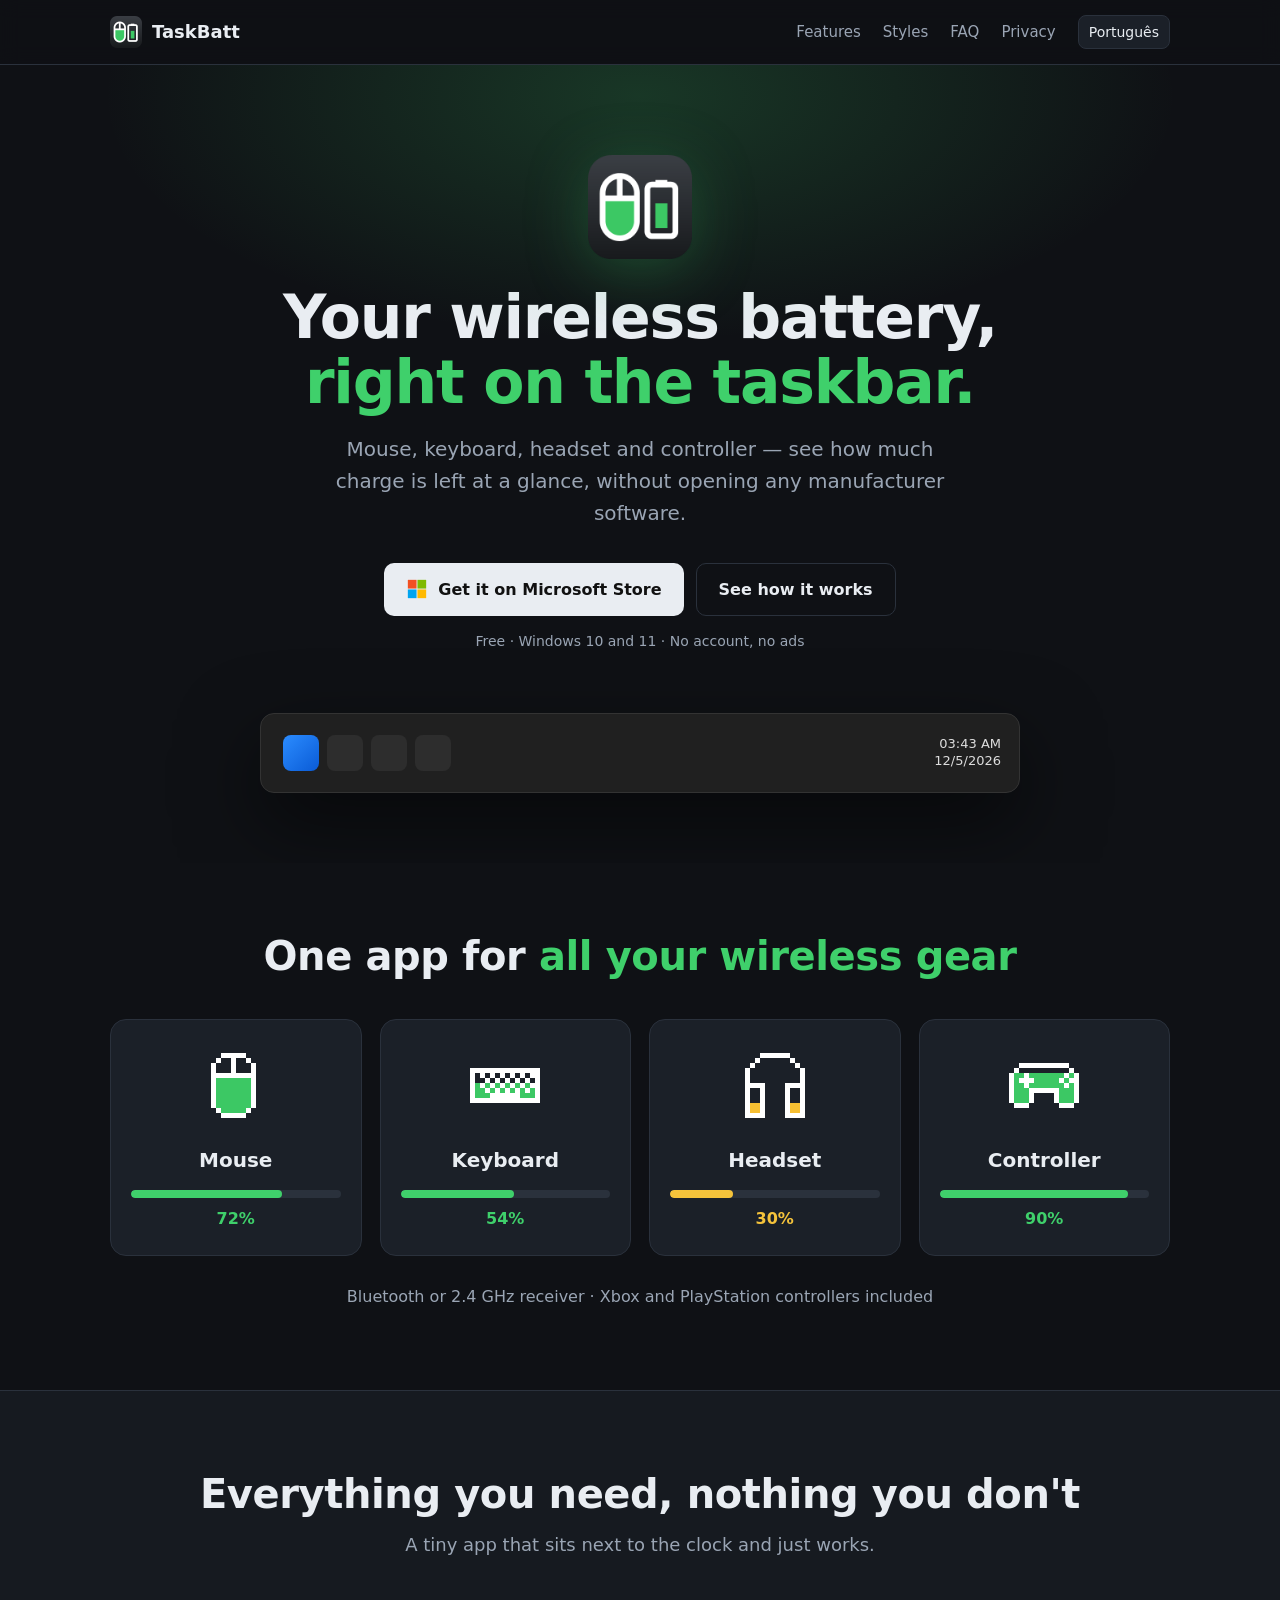
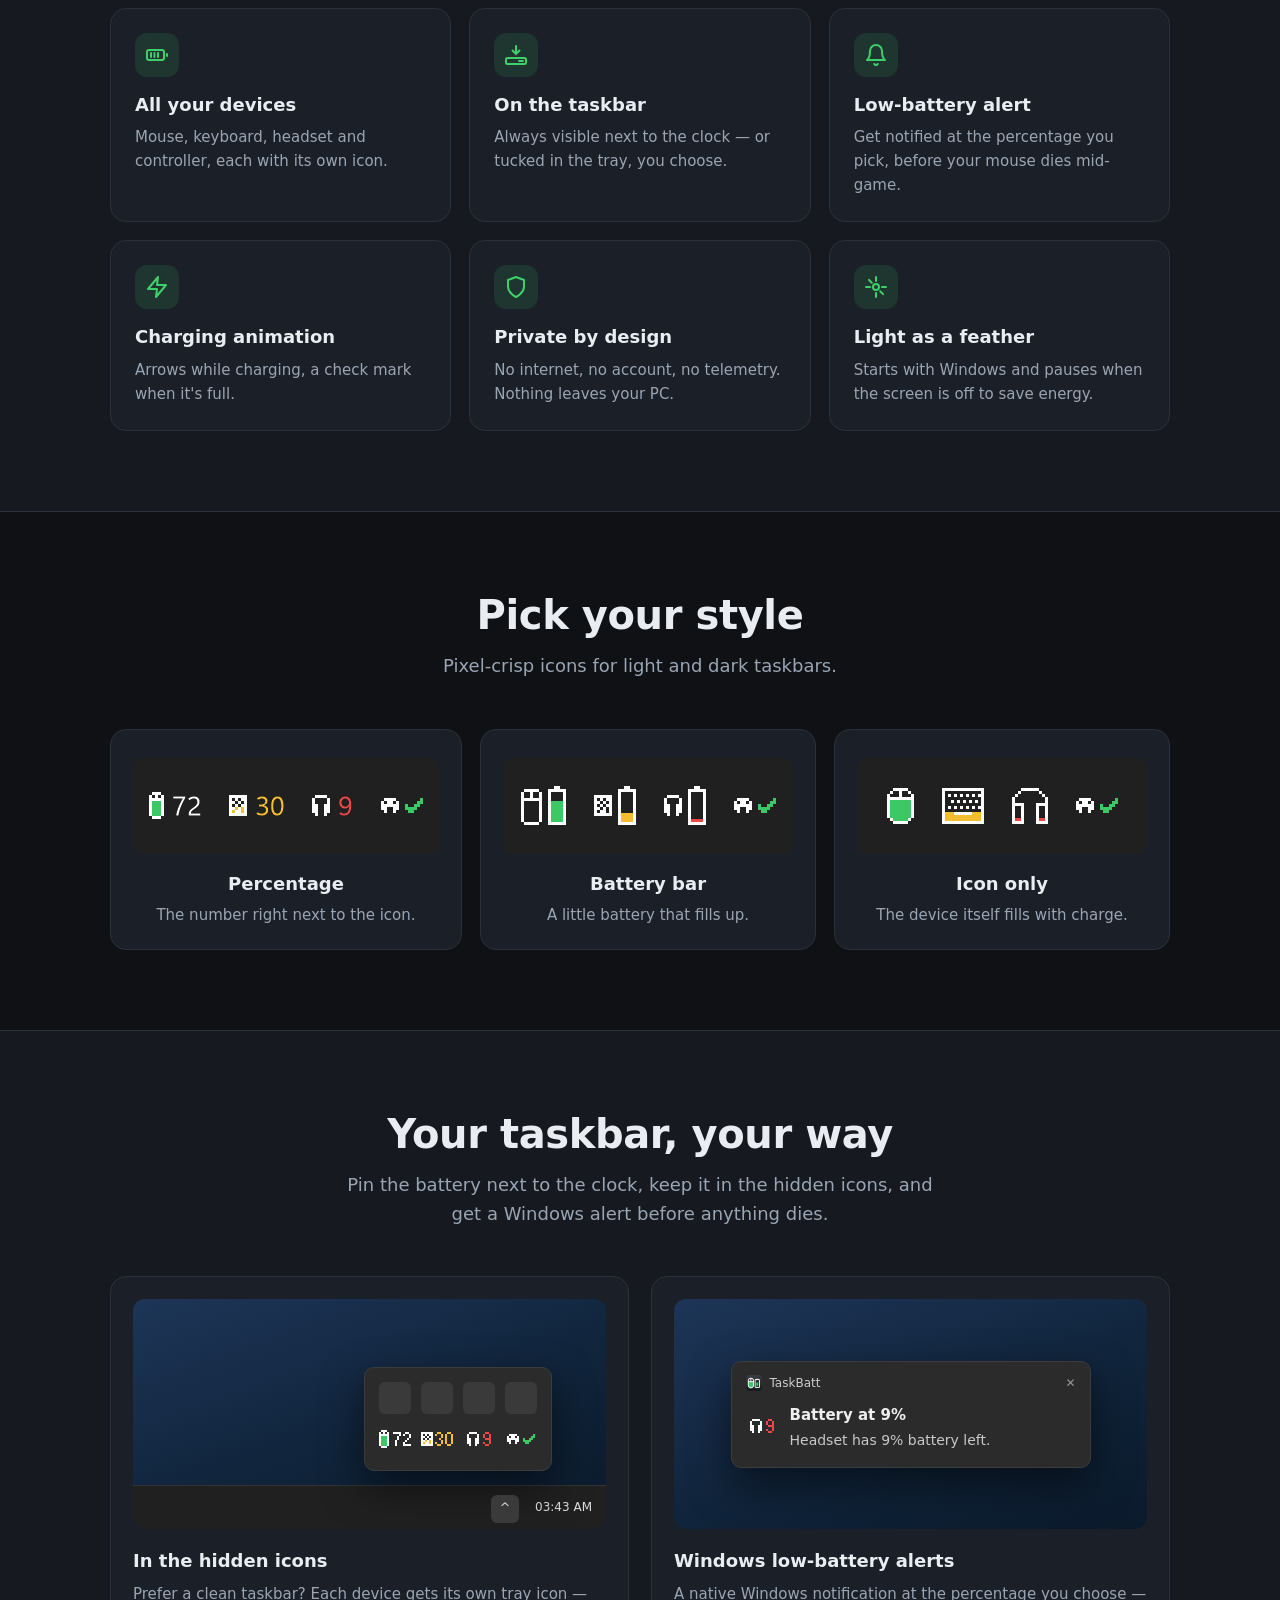
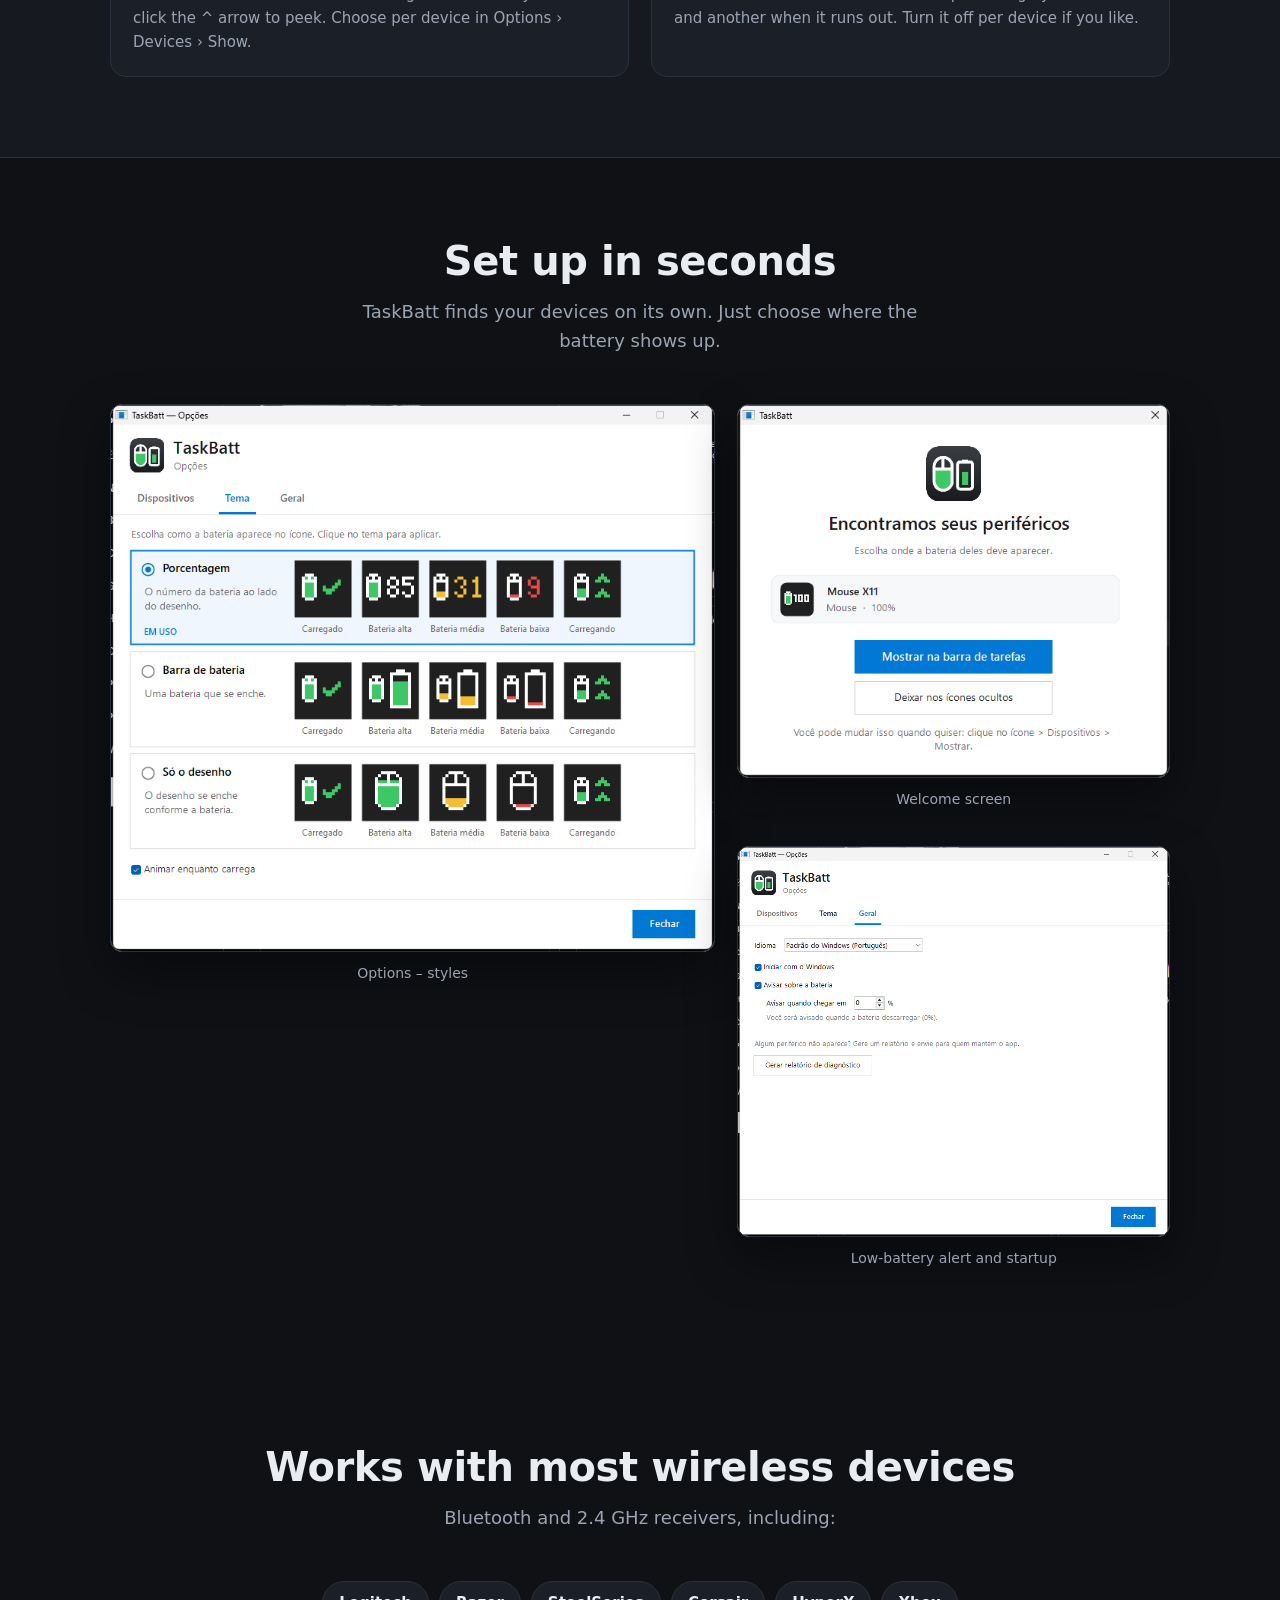
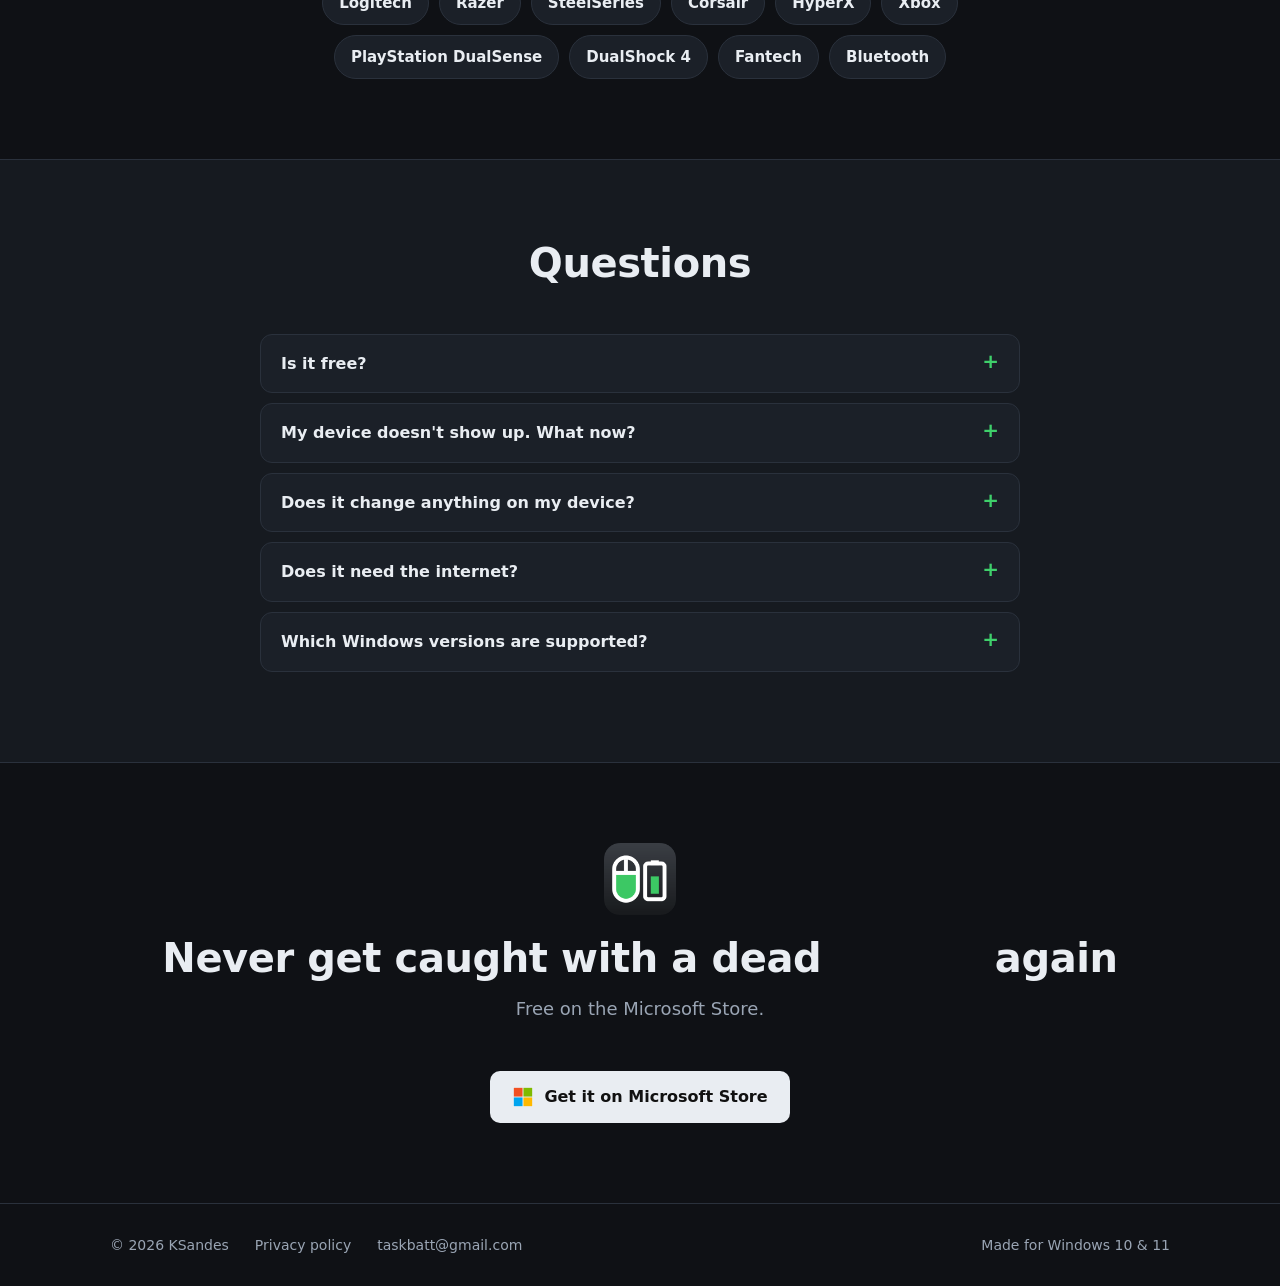
<file: index.html>
<!doctype html>
<html lang="en">
<head>
<meta charset="utf-8">
<meta name="viewport" content="width=device-width, initial-scale=1">
<title>TaskBatt – Wireless Device Battery on Taskbar</title>
<meta name="description" content="See the battery of your wireless mouse, keyboard, headset and controller right on the Windows taskbar. Free on the Microsoft Store.">
<meta property="og:title" content="TaskBatt – Wireless Device Battery on Taskbar">
<meta property="og:description" content="Mouse, keyboard, headset and controller battery right on the Windows taskbar.">
<meta property="og:image" content="img/logo.png">
<link rel="icon" href="favicon.ico">
<link rel="stylesheet" href="style.css">
<script>try{var l=localStorage.getItem('lang')||((navigator.language||'').toLowerCase().indexOf('pt')===0?'pt':'en');if(l==='pt')document.documentElement.className='pt',document.documentElement.lang='pt-BR'}catch(e){}</script>
</head>
<body>

<header class="top">
  <div class="wrap">
    <a class="brand" href="#"><img src="img/logo.png" alt="">TaskBatt</a>
    <nav>
      <a class="hide-sm" href="#features"><span class="en">Features</span><span class="pt">Recursos</span></a>
      <a class="hide-sm" href="#themes"><span class="en">Styles</span><span class="pt">Visuais</span></a>
      <a class="hide-sm" href="#faq">FAQ</a>
      <a href="privacy.html"><span class="en">Privacy</span><span class="pt">Privacidade</span></a>
      <button class="lang" id="lang" type="button"><span class="en">Português</span><span class="pt">English</span></button>
    </nav>
  </div>
</header>

<main>
<section class="hero">
  <div class="wrap">
    <img class="logo" src="img/logo.png" alt="TaskBatt">
    <h1 class="en">Your wireless battery,<br><span class="hl">right on the taskbar.</span></h1>
    <h1 class="pt">A bateria dos seus periféricos,<br><span class="hl">direto na barra de tarefas.</span></h1>
    <p class="lead en">Mouse, keyboard, headset and controller — see how much charge is left at a glance, without opening any manufacturer software.</p>
    <p class="lead pt">Mouse, teclado, fone e controle — veja quanto de bateria resta num relance, sem abrir o programa do fabricante.</p>
    <div class="cta">
      <a class="btn btn-store" href="https://apps.microsoft.com/detail/9NFPJK2CL243">
        <svg viewBox="0 0 24 24" aria-hidden="true"><path fill="#f25022" d="M2 2h9.5v9.5H2z"/><path fill="#7fba00" d="M12.5 2H22v9.5h-9.5z"/><path fill="#00a4ef" d="M2 12.5h9.5V22H2z"/><path fill="#ffb900" d="M12.5 12.5H22V22h-9.5z"/></svg>
        <span class="en">Get it on Microsoft Store</span><span class="pt">Baixar na Microsoft Store</span>
      </a>
      <a class="btn btn-ghost" href="#features"><span class="en">See how it works</span><span class="pt">Ver como funciona</span></a>
    </div>
    <p class="free en">Free · Windows 10 and 11 · No account, no ads</p>
    <p class="free pt">Grátis · Windows 10 e 11 · Sem conta, sem anúncios</p>

    <div class="taskbar" aria-label="Taskbar preview">
      <div class="apps"><span></span><span></span><span></span><span></span></div>
      <div class="batt" role="img" aria-label="Mouse 72%, keyboard 30%, headset 9%, controller charged">
        <img src="img/bar-0@2x.png" srcset="img/bar-0@2x.png 1x, img/bar-0@3x.png 1.5x, img/bar-0@4x.png 2x" width="306" height="96" alt="">
        <img src="img/bar-1@2x.png" srcset="img/bar-1@2x.png 1x, img/bar-1@3x.png 1.5x, img/bar-1@4x.png 2x" width="287" height="96" alt="">
        <img src="img/bar-2@2x.png" srcset="img/bar-2@2x.png 1x, img/bar-2@3x.png 1.5x, img/bar-2@4x.png 2x" width="263" height="96" alt="">
      </div>
      <div class="clock" id="clock"><span id="time"></span><br><span id="date"></span></div>
    </div>
  </div>
</section>

<section class="devices-sec">
  <div class="wrap">
    <h2 class="en">One app for <span class="hl">all your wireless gear</span></h2>
    <h2 class="pt">Um app para <span class="hl">todos os seus periféricos</span></h2>
    <div class="devices">
      <div class="dev">
        <img src="img/dev-0@5x.png" srcset="img/dev-0@5x.png 1x, img/dev-0@8x.png 1.6x, img/dev-0@10x.png 2x" width="80" height="80" alt="">
        <h3>Mouse</h3>
        <div class="meter"><i style="width:72%"></i></div><span class="pct">72%</span>
      </div>
      <div class="dev">
        <img src="img/dev-1@5x.png" srcset="img/dev-1@5x.png 1x, img/dev-1@8x.png 1.6x, img/dev-1@10x.png 2x" width="80" height="80" alt="">
        <h3 class="en">Keyboard</h3><h3 class="pt">Teclado</h3>
        <div class="meter"><i style="width:54%"></i></div><span class="pct">54%</span>
      </div>
      <div class="dev">
        <img src="img/dev-2@5x.png" srcset="img/dev-2@5x.png 1x, img/dev-2@8x.png 1.6x, img/dev-2@10x.png 2x" width="80" height="80" alt="">
        <h3 class="en">Headset</h3><h3 class="pt">Fone / Headset</h3>
        <div class="meter low"><i style="width:30%"></i></div><span class="pct low">30%</span>
      </div>
      <div class="dev">
        <img src="img/dev-3@5x.png" srcset="img/dev-3@5x.png 1x, img/dev-3@8x.png 1.6x, img/dev-3@10x.png 2x" width="80" height="80" alt="">
        <h3 class="en">Controller</h3><h3 class="pt">Controle</h3>
        <div class="meter"><i style="width:90%"></i></div><span class="pct">90%</span>
      </div>
    </div>
    <p class="devnote en">Bluetooth or 2.4 GHz receiver · Xbox and PlayStation controllers included</p>
    <p class="devnote pt">Bluetooth ou receptor 2.4G · Controles Xbox e PlayStation inclusos</p>
  </div>
</section>

<section id="features" class="alt">
  <div class="wrap">
    <h2 class="en">Everything you need, nothing you don't</h2>
    <h2 class="pt">Tudo o que precisa, nada a mais</h2>
    <p class="sub en">A tiny app that sits next to the clock and just works.</p>
    <p class="sub pt">Um app leve que fica perto do relógio e simplesmente funciona.</p>
    <div class="grid">
      <div class="card">
        <div class="ic"><svg viewBox="0 0 24 24" fill="none" stroke="currentColor" stroke-width="2" stroke-linecap="round"><rect x="2" y="7" width="17" height="10" rx="2"/><path d="M22 11v2"/><path d="M6 10v4M9.5 10v4M13 10v4"/></svg></div>
        <h3 class="en">All your devices</h3><h3 class="pt">Todos os periféricos</h3>
        <p class="en">Mouse, keyboard, headset and controller, each with its own icon.</p>
        <p class="pt">Mouse, teclado, fone e controle, cada um com seu ícone.</p>
      </div>
      <div class="card">
        <div class="ic"><svg viewBox="0 0 24 24" fill="none" stroke="currentColor" stroke-width="2" stroke-linecap="round"><rect x="2" y="15" width="20" height="6" rx="1.5"/><path d="M15 18h4"/><path d="M12 3v8M8.5 7.5 12 11l3.5-3.5"/></svg></div>
        <h3 class="en">On the taskbar</h3><h3 class="pt">Na barra de tarefas</h3>
        <p class="en">Always visible next to the clock — or tucked in the tray, you choose.</p>
        <p class="pt">Sempre visível perto do relógio — ou nos ícones ocultos, você escolhe.</p>
      </div>
      <div class="card">
        <div class="ic"><svg viewBox="0 0 24 24" fill="none" stroke="currentColor" stroke-width="2" stroke-linecap="round" stroke-linejoin="round"><path d="M6 8a6 6 0 1 1 12 0c0 7 3 9 3 9H3s3-2 3-9"/><path d="M10.3 21a1.94 1.94 0 0 0 3.4 0"/></svg></div>
        <h3 class="en">Low-battery alert</h3><h3 class="pt">Aviso de bateria baixa</h3>
        <p class="en">Get notified at the percentage you pick, before your mouse dies mid-game.</p>
        <p class="pt">Seja avisado na % que escolher, antes do mouse morrer no meio do jogo.</p>
      </div>
      <div class="card">
        <div class="ic"><svg viewBox="0 0 24 24" fill="none" stroke="currentColor" stroke-width="2" stroke-linecap="round" stroke-linejoin="round"><path d="M13 2 3 14h9l-1 8 10-12h-9l1-8z"/></svg></div>
        <h3 class="en">Charging animation</h3><h3 class="pt">Animação ao carregar</h3>
        <p class="en">Arrows while charging, a check mark when it's full.</p>
        <p class="pt">Setas enquanto carrega, um ✓ quando completa.</p>
      </div>
      <div class="card">
        <div class="ic"><svg viewBox="0 0 24 24" fill="none" stroke="currentColor" stroke-width="2" stroke-linecap="round" stroke-linejoin="round"><path d="M12 22s8-4 8-10V5l-8-3-8 3v7c0 6 8 10 8 10z"/></svg></div>
        <h3 class="en">Private by design</h3><h3 class="pt">Privado de verdade</h3>
        <p class="en">No internet, no account, no telemetry. Nothing leaves your PC.</p>
        <p class="pt">Sem internet, sem conta, sem telemetria. Nada sai do seu PC.</p>
      </div>
      <div class="card">
        <div class="ic"><svg viewBox="0 0 24 24" fill="none" stroke="currentColor" stroke-width="2" stroke-linecap="round" stroke-linejoin="round"><path d="M12 2v4M12 18v4M4.9 4.9l2.9 2.9M16.2 16.2l2.9 2.9M2 12h4M18 12h4"/><circle cx="12" cy="12" r="3"/></svg></div>
        <h3 class="en">Light as a feather</h3><h3 class="pt">Leve como pluma</h3>
        <p class="en">Starts with Windows and pauses when the screen is off to save energy.</p>
        <p class="pt">Inicia com o Windows e pausa com a tela desligada para poupar energia.</p>
      </div>
    </div>
  </div>
</section>

<section id="themes">
  <div class="wrap">
    <h2 class="en">Pick your style</h2><h2 class="pt">Escolha o seu visual</h2>
    <p class="sub en">Pixel-crisp icons for light and dark taskbars.</p>
    <p class="sub pt">Ícones nítidos, pixel a pixel, para barra clara e escura.</p>
    <div class="themes">
      <div class="theme"><div class="strip"><img src="img/bar-0@2x.png" srcset="img/bar-0@2x.png 1x, img/bar-0@3x.png 1.5x, img/bar-0@4x.png 2x" width="306" height="96" alt="Percentage style"></div>
        <h3 class="en">Percentage</h3><h3 class="pt">Porcentagem</h3>
        <p class="en">The number right next to the icon.</p><p class="pt">O número ao lado do desenho.</p></div>
      <div class="theme"><div class="strip"><img src="img/bar-1@2x.png" srcset="img/bar-1@2x.png 1x, img/bar-1@3x.png 1.5x, img/bar-1@4x.png 2x" width="287" height="96" alt="Battery bar style"></div>
        <h3 class="en">Battery bar</h3><h3 class="pt">Barra de bateria</h3>
        <p class="en">A little battery that fills up.</p><p class="pt">Uma bateria que se enche.</p></div>
      <div class="theme"><div class="strip"><img src="img/bar-2@2x.png" srcset="img/bar-2@2x.png 1x, img/bar-2@3x.png 1.5x, img/bar-2@4x.png 2x" width="263" height="96" alt="Icon only style"></div>
        <h3 class="en">Icon only</h3><h3 class="pt">Só o desenho</h3>
        <p class="en">The device itself fills with charge.</p><p class="pt">O próprio desenho se enche.</p></div>
    </div>
  </div>
</section>

<section class="alt">
  <div class="wrap">
    <h2 class="en">Your taskbar, your way</h2><h2 class="pt">Do seu jeito</h2>
    <p class="sub en">Pin the battery next to the clock, keep it in the hidden icons, and get a Windows alert before anything dies.</p>
    <p class="sub pt">Deixe a bateria fixa perto do relógio ou nos ícones ocultos, e receba um aviso do Windows antes de descarregar.</p>
    <div class="duo">
      <div class="demo">
        <div class="stage">
          <div class="flyout" aria-label="Hidden icons menu">
            <span class="gen"></span><span class="gen"></span><span class="gen"></span><span class="gen"></span>
            <img src="img/tray-0@2x.png" srcset="img/tray-0@2x.png 1x, img/tray-0@3x.png 1.5x, img/tray-0@4x.png 2x" width="32" height="32" alt="Mouse 72%">
            <img src="img/tray-1@2x.png" srcset="img/tray-1@2x.png 1x, img/tray-1@3x.png 1.5x, img/tray-1@4x.png 2x" width="32" height="32" alt="Keyboard 30%">
            <img src="img/tray-2@2x.png" srcset="img/tray-2@2x.png 1x, img/tray-2@3x.png 1.5x, img/tray-2@4x.png 2x" width="32" height="32" alt="Headset 9%">
            <img src="img/tray-3@2x.png" srcset="img/tray-3@2x.png 1x, img/tray-3@3x.png 1.5x, img/tray-3@4x.png 2x" width="32" height="32" alt="Controller charged">
          </div>
          <div class="minibar"><span class="caret">^</span><span class="mclock"></span></div>
        </div>
        <h3 class="en">In the hidden icons</h3><h3 class="pt">Nos ícones ocultos</h3>
        <p class="en">Prefer a clean taskbar? Each device gets its own tray icon — click the ^ arrow to peek. Choose per device in Options › Devices › Show.</p>
        <p class="pt">Prefere a barra limpa? Cada periférico ganha seu ícone na bandeja — é só clicar na setinha ^. Escolha para cada um em Opções › Dispositivos › Mostrar.</p>
      </div>
      <div class="demo">
        <div class="stage">
          <div class="toast" role="img" aria-label="Windows notification">
            <div class="t-head"><img src="img/logo.png" width="16" height="16" alt="">TaskBatt<span class="t-x">✕</span></div>
            <div class="t-body">
              <img src="img/tray-2@2x.png" srcset="img/tray-2@2x.png 1x, img/tray-2@3x.png 1.5x, img/tray-2@4x.png 2x" width="32" height="32" alt="">
              <div><strong class="en">Battery at 9%</strong><strong class="pt">Bateria em 9%</strong>
              <span class="en">Headset has 9% battery left.</span><span class="pt">Fone está com 9% de bateria.</span></div>
            </div>
          </div>
        </div>
        <h3 class="en">Windows low-battery alerts</h3><h3 class="pt">Alertas do Windows</h3>
        <p class="en">A native Windows notification at the percentage you choose — and another when it runs out. Turn it off per device if you like.</p>
        <p class="pt">Uma notificação do próprio Windows na porcentagem que você escolher — e outra quando descarregar. Dá para desligar por periférico.</p>
      </div>
    </div>
  </div>
</section>

<section>
  <div class="wrap">
    <h2 class="en">Set up in seconds</h2><h2 class="pt">Pronto em segundos</h2>
    <p class="sub en">TaskBatt finds your devices on its own. Just choose where the battery shows up.</p>
    <p class="sub pt">O TaskBatt encontra seus periféricos sozinho. Você só escolhe onde a bateria aparece.</p>
    <div class="shots">
      <div>
        <div class="shot"><img src="img/opcoes-tema.png" alt="TaskBatt options – styles" loading="lazy"></div>
        <p class="shot-cap en">Options – styles</p><p class="shot-cap pt">Opções – visuais</p>
      </div>
      <div class="stack">
        <div>
          <div class="shot"><img src="img/boas-vindas.png" alt="TaskBatt welcome screen" loading="lazy"></div>
          <p class="shot-cap en">Welcome screen</p><p class="shot-cap pt">Tela de boas-vindas</p>
        </div>
        <div>
          <div class="shot"><img src="img/opcoes-geral.png" alt="TaskBatt options – general" loading="lazy"></div>
          <p class="shot-cap en">Low-battery alert and startup</p><p class="shot-cap pt">Aviso de bateria e inicialização</p>
        </div>
      </div>
    </div>
  </div>
</section>

<section>
  <div class="wrap">
    <h2 class="en">Works with most wireless devices</h2><h2 class="pt">Funciona com a maioria dos periféricos</h2>
    <p class="sub en">Bluetooth and 2.4 GHz receivers, including:</p>
    <p class="sub pt">Bluetooth e receptores 2.4G, incluindo:</p>
    <div class="brands">
      <span>Logitech</span><span>Razer</span><span>SteelSeries</span><span>Corsair</span><span>HyperX</span>
      <span>Xbox</span><span>PlayStation DualSense</span><span>DualShock 4</span><span>Fantech</span><span>Bluetooth</span>
    </div>
  </div>
</section>

<section id="faq" class="alt">
  <div class="wrap">
    <h2 class="en">Questions</h2><h2 class="pt">Dúvidas</h2>
    <p class="sub"></p>
    <div class="faq">
      <details><summary><span class="en">Is it free?</span><span class="pt">É grátis?</span></summary>
        <p class="en">Yes. No ads, no account, no hidden fees.</p><p class="pt">Sim. Sem anúncios, sem conta, sem taxas escondidas.</p></details>
      <details><summary><span class="en">My device doesn't show up. What now?</span><span class="pt">Meu periférico não aparece. E agora?</span></summary>
        <p class="en">Open TaskBatt › General › "Generate diagnostic report" and email it to <a href="mailto:taskbatt@gmail.com">taskbatt@gmail.com</a>. It only contains device model codes — nothing personal.</p>
        <p class="pt">Abra o TaskBatt › Geral › "Gerar relatório de diagnóstico" e envie para <a href="mailto:taskbatt@gmail.com">taskbatt@gmail.com</a>. Ele só tem os códigos dos modelos — nada pessoal.</p></details>
      <details><summary><span class="en">Does it change anything on my device?</span><span class="pt">Ele mexe em algo no meu periférico?</span></summary>
        <p class="en">No. TaskBatt only reads the battery level. It never changes settings on your devices or in the manufacturer's software.</p>
        <p class="pt">Não. O TaskBatt só lê a bateria. Nunca altera configurações do periférico nem do programa do fabricante.</p></details>
      <details><summary><span class="en">Does it need the internet?</span><span class="pt">Precisa de internet?</span></summary>
        <p class="en">No. Everything runs on your PC and no data is ever sent. See the <a href="privacy.html">privacy policy</a>.</p>
        <p class="pt">Não. Tudo roda no seu PC e nenhum dado é enviado. Veja a <a href="privacy.html">política de privacidade</a>.</p></details>
      <details><summary><span class="en">Which Windows versions are supported?</span><span class="pt">Quais versões do Windows?</span></summary>
        <p class="en">Windows 10 and Windows 11.</p><p class="pt">Windows 10 e Windows 11.</p></details>
    </div>
  </div>
</section>

<section class="final">
  <div class="wrap">
    <img class="logo" src="img/logo.png" alt="">
    <h2 class="en">Never get caught with a dead <span class="rot" data-words="mouse|keyboard|headset|controller">mouse</span> again</h2>
    <h2 class="pt">Nunca mais seja pego com o <span class="rot" data-words="mouse|teclado|headset|controle">mouse</span> descarregado</h2>
    <p class="sub en">Free on the Microsoft Store.</p><p class="sub pt">Grátis na Microsoft Store.</p>
    <div class="cta">
      <a class="btn btn-store" href="https://apps.microsoft.com/detail/9NFPJK2CL243">
        <svg viewBox="0 0 24 24" aria-hidden="true"><path fill="#f25022" d="M2 2h9.5v9.5H2z"/><path fill="#7fba00" d="M12.5 2H22v9.5h-9.5z"/><path fill="#00a4ef" d="M2 12.5h9.5V22H2z"/><path fill="#ffb900" d="M12.5 12.5H22V22h-9.5z"/></svg>
        <span class="en">Get it on Microsoft Store</span><span class="pt">Baixar na Microsoft Store</span>
      </a>
    </div>
  </div>
</section>
</main>

<footer>
  <div class="wrap">
    <span>© 2026 KSandes</span>
    <a href="privacy.html"><span class="en">Privacy policy</span><span class="pt">Política de privacidade</span></a>
    <a href="mailto:taskbatt@gmail.com">taskbatt@gmail.com</a>
    <span class="sp en">Made for Windows 10 &amp; 11</span><span class="sp pt">Feito para Windows 10 e 11</span>
  </div>
</footer>

<script src="lang.js"></script>
</body>
</html>
</file>
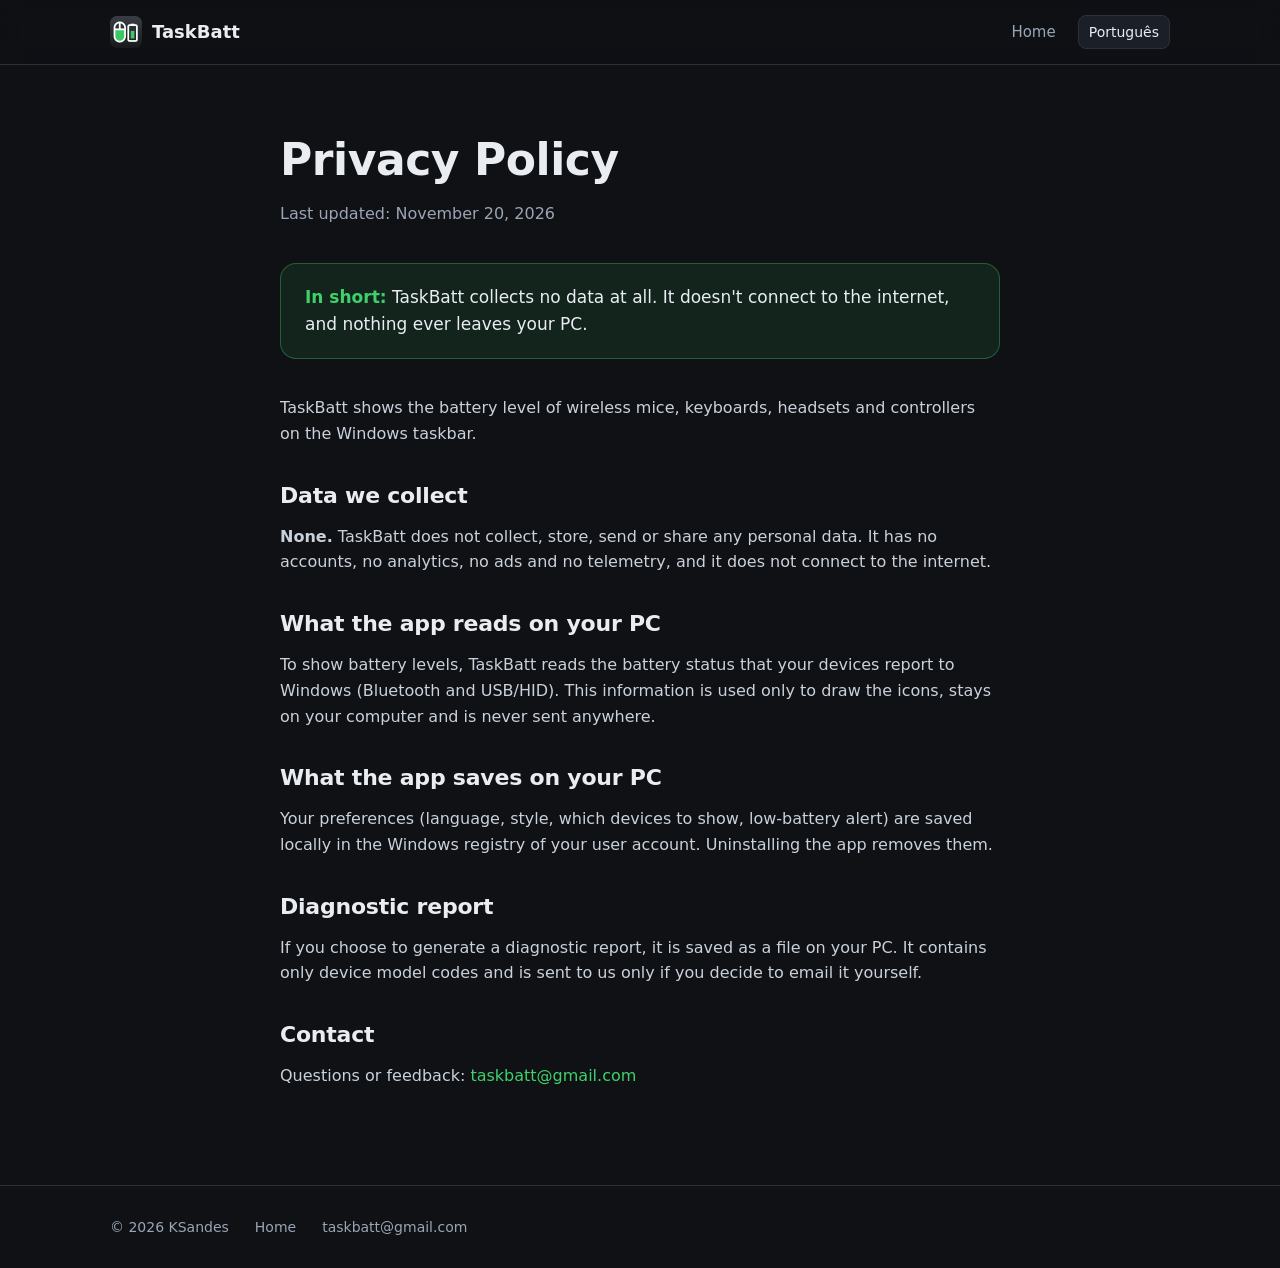
<file: privacy.html>
<!doctype html>
<html lang="en">
<head>
<meta charset="utf-8">
<meta name="viewport" content="width=device-width, initial-scale=1">
<title>TaskBatt – Privacy Policy</title>
<meta name="description" content="TaskBatt does not collect, store or send any personal data.">
<link rel="icon" href="favicon.ico">
<link rel="stylesheet" href="style.css">
<script>try{var l=localStorage.getItem('lang')||((navigator.language||'').toLowerCase().indexOf('pt')===0?'pt':'en');if(l==='pt')document.documentElement.className='pt',document.documentElement.lang='pt-BR'}catch(e){}</script>
</head>
<body>

<header class="top">
  <div class="wrap">
    <a class="brand" href="./"><img src="img/logo.png" alt="">TaskBatt</a>
    <nav>
      <a href="./"><span class="en">Home</span><span class="pt">Início</span></a>
      <button class="lang" id="lang" type="button"><span class="en">Português</span><span class="pt">English</span></button>
    </nav>
  </div>
</header>

<main class="doc">
  <div class="en">
    <h1>Privacy Policy</h1>
    <p class="date">Last updated: November 20, 2026</p>
    <div class="tldr"><strong>In short:</strong> TaskBatt collects no data at all. It doesn't connect to the internet, and nothing ever leaves your PC.</div>

    <p>TaskBatt shows the battery level of wireless mice, keyboards, headsets and controllers on the Windows taskbar.</p>

    <h2>Data we collect</h2>
    <p><strong>None.</strong> TaskBatt does not collect, store, send or share any personal data. It has no accounts, no analytics, no ads and no telemetry, and it does not connect to the internet.</p>

    <h2>What the app reads on your PC</h2>
    <p>To show battery levels, TaskBatt reads the battery status that your devices report to Windows (Bluetooth and USB/HID). This information is used only to draw the icons, stays on your computer and is never sent anywhere.</p>

    <h2>What the app saves on your PC</h2>
    <p>Your preferences (language, style, which devices to show, low-battery alert) are saved locally in the Windows registry of your user account. Uninstalling the app removes them.</p>

    <h2>Diagnostic report</h2>
    <p>If you choose to generate a diagnostic report, it is saved as a file on your PC. It contains only device model codes and is sent to us only if you decide to email it yourself.</p>

    <h2>Contact</h2>
    <p>Questions or feedback: <a href="mailto:taskbatt@gmail.com">taskbatt@gmail.com</a></p>
  </div>

  <div class="pt">
    <h1>Política de Privacidade</h1>
    <p class="date">Atualizada em 20 de novembro de 2026</p>
    <div class="tldr"><strong>Resumindo:</strong> o TaskBatt não coleta nenhum dado. Ele não se conecta à internet, e nada sai do seu PC.</div>

    <p>O TaskBatt mostra a bateria de mouses, teclados, fones e controles sem fio na barra de tarefas do Windows.</p>

    <h2>Dados coletados</h2>
    <p><strong>Nenhum.</strong> O TaskBatt não coleta, guarda, envia nem compartilha dados pessoais. Não tem conta, estatísticas de uso, anúncios nem telemetria, e não se conecta à internet.</p>

    <h2>O que o app lê no seu PC</h2>
    <p>Para mostrar a bateria, o TaskBatt lê o nível que os seus dispositivos informam ao Windows (Bluetooth e USB/HID). Essa informação serve só para desenhar os ícones, fica no seu computador e nunca é enviada.</p>

    <h2>O que o app salva no seu PC</h2>
    <p>Suas preferências (idioma, visual, dispositivos mostrados, aviso de bateria baixa) ficam salvas localmente no registro do Windows da sua conta de usuário. Ao desinstalar, elas são apagadas.</p>

    <h2>Relatório de diagnóstico</h2>
    <p>Se você gerar um relatório de diagnóstico, ele é salvo como arquivo no seu PC. Contém só os códigos dos modelos dos periféricos e só chega até nós se você mesmo decidir enviá-lo por e-mail.</p>

    <h2>Contato</h2>
    <p>Dúvidas ou sugestões: <a href="mailto:taskbatt@gmail.com">taskbatt@gmail.com</a></p>
  </div>
</main>

<footer>
  <div class="wrap">
    <span>© 2026 KSandes</span>
    <a href="./"><span class="en">Home</span><span class="pt">Início</span></a>
    <a href="mailto:taskbatt@gmail.com">taskbatt@gmail.com</a>
  </div>
</footer>

<script src="lang.js"></script>
</body>
</html>
</file>
<file: style.css>
:root {
  --bg: #0f1115;
  --bg2: #161a20;
  --card: #1b2028;
  --line: #2a313c;
  --text: #e9edf2;
  --muted: #9aa5b4;
  --green: #3fd06b;
  --green-d: #2bb357;
  --yellow: #f5c33b;
  --red: #ff5a5a;
  --blue: #0a7ad6;
  --radius: 16px;
}
* { box-sizing: border-box; }
html { scroll-behavior: smooth; }
body {
  margin: 0; background: var(--bg); color: var(--text);
  font: 16px/1.6 "Segoe UI Variable Text", "Segoe UI", system-ui, -apple-system, sans-serif;
  -webkit-font-smoothing: antialiased;
  overflow-x: clip;
}
a { color: var(--green); text-decoration: none; }
a:hover { text-decoration: underline; }
img { max-width: 100%; display: block; }
.wrap { max-width: 1100px; margin: 0 auto; padding: 0 20px; }

/* idioma: html.pt mostra .pt, senão .en */
html:not(.pt) .pt, html.pt .en { display: none !important; }

/* topo */
header.top { position: sticky; top: 0; z-index: 10; background: rgba(15,17,21,.82); backdrop-filter: blur(10px); border-bottom: 1px solid var(--line); }
header.top .wrap { display: flex; align-items: center; gap: 12px; height: 64px; }
.brand { display: flex; align-items: center; gap: 10px; font-weight: 700; font-size: 18px; color: var(--text); }
.brand img { width: 32px; height: 32px; }
.brand:hover { text-decoration: none; }
nav { margin-left: auto; display: flex; align-items: center; gap: 22px; }
nav a { color: var(--muted); font-size: 15px; }
nav a:hover { color: var(--text); text-decoration: none; }
.lang { background: var(--card); border: 1px solid var(--line); color: var(--text); border-radius: 8px; padding: 5px 10px; font: inherit; font-size: 14px; cursor: pointer; }
@media (max-width: 720px) { nav a.hide-sm { display: none; } }

/* botões */
.btn { display: inline-flex; align-items: center; gap: 10px; padding: 13px 22px; border-radius: 10px; font-weight: 600; font-size: 16px; transition: transform .15s, background .15s; }
.btn:hover { text-decoration: none; transform: translateY(-1px); }
.btn-store { background: var(--text); color: #111; }
.btn-store:hover { background: #fff; }
.btn-store svg { width: 22px; height: 22px; }
.btn-ghost { border: 1px solid var(--line); color: var(--text); }
.btn-ghost:hover { background: var(--card); }

/* hero */
.hero { position: relative; overflow: hidden; padding: 90px 0 70px; text-align: center; }
.hero::before { content: ""; position: absolute; inset: -40% -10% auto; height: 700px; background: radial-gradient(closest-side, rgba(63,208,107,.20), transparent 70%); pointer-events: none; }
.hero .logo { width: 104px; height: 104px; margin: 0 auto 26px; filter: drop-shadow(0 12px 30px rgba(63,208,107,.25)); }
.hero h1 { font-size: clamp(34px, 6vw, 60px); line-height: 1.08; margin: 0 0 18px; letter-spacing: -.02em; }
.hero h1 .hl { color: var(--green); }
.hero p.lead { font-size: clamp(17px, 2.2vw, 20px); color: var(--muted); max-width: 640px; margin: 0 auto 34px; }
.cta { display: flex; gap: 12px; justify-content: center; flex-wrap: wrap; }
.free { margin-top: 14px; font-size: 14px; color: var(--muted); }

/* barra de tarefas falsa */
.taskbar { position: relative; margin: 60px auto 0; max-width: 760px; height: 80px; border-radius: 14px; background: #202020; border: 1px solid #333; box-shadow: 0 30px 80px rgba(0,0,0,.55); display: flex; align-items: center; padding: 0 18px; gap: 14px; }
.taskbar { overflow: hidden; justify-content: flex-end; }
.taskbar .apps { display: flex; gap: 8px; position: absolute; left: 22px; }
.taskbar .apps span { width: 36px; height: 36px; border-radius: 8px; background: #2d2d2d; }
.taskbar .apps span:first-child { background: linear-gradient(135deg, #2b8cff, #0a5bd6); }
/* os 3 temas se alternam (cada um 3s, com transição) */
.taskbar .batt { flex: none; position: relative; width: 306px; height: 96px; }
.taskbar .batt img { position: absolute; right: 0; top: 0; max-width: none; opacity: 0; animation: theme-cycle 9s infinite; }
.taskbar .batt img:nth-child(2) { animation-delay: 3s; }
.taskbar .batt img:nth-child(3) { animation-delay: 6s; }
@keyframes theme-cycle { 0% { opacity: 0; } 5%, 30% { opacity: 1; } 36%, 100% { opacity: 0; } }
@media (prefers-reduced-motion: reduce) { .taskbar .batt img { animation: none; } .taskbar .batt img:first-child { opacity: 1; } }
.taskbar .clock { flex: none; }
.taskbar .clock { font-size: 13px; text-align: right; line-height: 1.3; color: #ddd; white-space: nowrap; }
@media (max-width: 720px) {
  .taskbar { height: 64px; padding: 0 10px; }
  .taskbar .apps { display: none; }
  .taskbar { justify-content: center; }
  .taskbar .clock { display: none; }
}

/* seções */
section { padding: 80px 0; }
section.alt { background: var(--bg2); border-block: 1px solid var(--line); }
h2 { font-size: clamp(28px, 4vw, 40px); line-height: 1.15; margin: 0 0 14px; letter-spacing: -.01em; text-align: center; }
p.sub { color: var(--muted); text-align: center; max-width: 620px; margin: 0 auto 48px; font-size: 18px; }

.grid { display: grid; gap: 18px; grid-template-columns: repeat(3, 1fr); }
@media (max-width: 900px) { .grid { grid-template-columns: repeat(2, 1fr); } }
@media (max-width: 560px) { .grid { grid-template-columns: 1fr; } }
.card { background: var(--card); border: 1px solid var(--line); border-radius: var(--radius); padding: 24px; }
.card .ic { width: 44px; height: 44px; border-radius: 12px; display: grid; place-items: center; background: rgba(63,208,107,.12); color: var(--green); margin-bottom: 14px; }
.card .ic svg { width: 24px; height: 24px; }
.card h3 { margin: 0 0 6px; font-size: 18px; }
.card p { margin: 0; color: var(--muted); font-size: 15px; }

/* temas */
.themes { display: grid; grid-template-columns: repeat(3, 1fr); gap: 18px; }
.theme { background: var(--card); border: 1px solid var(--line); border-radius: var(--radius); padding: 22px; text-align: center; }
.theme .strip { height: 96px; margin: 6px 0 16px; background: #202020; border-radius: 10px; display: flex; justify-content: center; overflow: hidden; }
.theme .strip img { max-width: none; flex: none; }
.theme h3 { margin: 0 0 4px; font-size: 18px; }
.theme p { margin: 0; color: var(--muted); font-size: 15px; }
@media (max-width: 900px) { .themes { grid-template-columns: 1fr; } }

/* capturas */
.shots { display: grid; grid-template-columns: 1.4fr 1fr; gap: 22px; align-items: start; }
.shot { border-radius: 12px; overflow: hidden; border: 1px solid var(--line); box-shadow: 0 20px 50px rgba(0,0,0,.45); background: #fff; }
.shot-cap { color: var(--muted); font-size: 14px; text-align: center; margin-top: 10px; }
.stack { display: grid; gap: 22px; }
@media (max-width: 860px) { .shots { grid-template-columns: 1fr; } }

/* marcas */
.brands { display: flex; flex-wrap: wrap; justify-content: center; gap: 10px; max-width: 820px; margin: 0 auto; }
.brands span { padding: 9px 16px; border-radius: 999px; background: var(--card); border: 1px solid var(--line); font-weight: 600; font-size: 15px; }

/* faq */
.faq { max-width: 760px; margin: 0 auto; }
details { background: var(--card); border: 1px solid var(--line); border-radius: 12px; padding: 16px 20px; margin-bottom: 10px; }
summary { cursor: pointer; font-weight: 600; list-style: none; display: flex; justify-content: space-between; gap: 12px; }
summary::-webkit-details-marker { display: none; }
summary::after { content: "+"; color: var(--green); font-size: 20px; line-height: 1; }
details[open] summary::after { content: "–"; }
details p { color: var(--muted); margin: 12px 0 0; }

/* final */
.final { text-align: center; }
.final .logo { width: 72px; height: 72px; margin: 0 auto 20px; }

footer { border-top: 1px solid var(--line); padding: 30px 0; color: var(--muted); font-size: 14px; }
footer .wrap { display: flex; flex-wrap: wrap; gap: 14px 26px; align-items: center; }
footer .sp { margin-left: auto; }
footer a { color: var(--muted); }
footer a:hover { color: var(--text); }

/* página de texto (privacidade) */
.doc { max-width: 760px; margin: 0 auto; padding: 60px 20px 80px; }
.doc h1 { font-size: clamp(30px, 5vw, 44px); margin: 0 0 6px; letter-spacing: -.01em; }
.doc .date { color: var(--muted); margin: 0 0 36px; }
.doc .tldr { background: rgba(63,208,107,.10); border: 1px solid rgba(63,208,107,.35); border-radius: var(--radius); padding: 20px 24px; margin-bottom: 36px; font-size: 17px; }
.doc .tldr strong { color: var(--green); }
.doc h2 { text-align: left; font-size: 22px; margin: 36px 0 8px; }
.doc p, .doc li { color: #c9d1db; }

/* menu oculto + notificação */
.duo { display: grid; grid-template-columns: 1fr 1fr; gap: 22px; }
@media (max-width: 860px) { .duo { grid-template-columns: 1fr; } }
.demo { background: var(--card); border: 1px solid var(--line); border-radius: var(--radius); padding: 22px; }
.demo h3 { margin: 0 0 6px; font-size: 18px; }
.demo p { margin: 0; color: var(--muted); font-size: 15px; }
.stage { height: 230px; margin-bottom: 18px; border-radius: 12px; background: linear-gradient(160deg, #1d3557, #10243b 55%, #0b1a2b); position: relative; overflow: hidden; display: flex; align-items: flex-end; justify-content: flex-end; }
.flyout { position: absolute; right: 54px; bottom: 58px; display: grid; grid-template-columns: repeat(4, 32px); gap: 10px; padding: 14px; background: #2b2b2b; border: 1px solid #3c3c3c; border-radius: 10px; box-shadow: 0 16px 40px rgba(0,0,0,.5); }
.flyout .gen { width: 32px; height: 32px; border-radius: 6px; background: #3a3a3a; }
.flyout img { width: 32px; height: 32px; }
.minibar { width: 100%; height: 44px; background: #202020; border-top: 1px solid #333; display: flex; align-items: center; justify-content: flex-end; gap: 16px; padding: 0 14px; color: #ddd; font-size: 12px; }
.caret { width: 28px; height: 28px; border-radius: 6px; background: #3a3a3a; display: grid; place-items: center; font-size: 13px; transform: translateY(1px); }
.mclock { white-space: nowrap; }
.stage:has(.toast) { align-items: center; justify-content: center; }
.toast { width: min(360px, calc(100% - 32px)); background: #2b2b2b; border: 1px solid #3c3c3c; border-radius: 10px; box-shadow: 0 16px 40px rgba(0,0,0,.5); padding: 12px 14px 16px; color: #eee; font-size: 14px; animation: toast-in 6s ease-out infinite; }
.t-head { display: flex; align-items: center; gap: 8px; font-size: 12px; color: #ccc; margin-bottom: 10px; }
.t-x { margin-left: auto; color: #999; }
.t-body { display: flex; gap: 12px; align-items: center; }
.t-body img { flex: none; width: 32px; height: 32px; }
.t-body strong { display: block; font-size: 15px; margin-bottom: 2px; }
.t-body span { color: #c8c8c8; }
html:not(.pt) .t-body strong.en, html.pt .t-body strong.pt { display: block; }
@keyframes toast-in { 0% { opacity: 0; transform: translateX(40px); } 8%, 85% { opacity: 1; transform: none; } 100% { opacity: 0; transform: none; } }
@media (prefers-reduced-motion: reduce) { .toast { animation: none; } }

/* periféricos em destaque */
.devices-sec { padding: 70px 0 80px; }
.devices-sec h2 .hl, .final .rot { color: var(--green); }
.devices { display: grid; grid-template-columns: repeat(4, 1fr); gap: 18px; margin-top: 40px; }
.dev { background: var(--card); border: 1px solid var(--line); border-radius: var(--radius); padding: 28px 20px 24px; text-align: center; transition: transform .2s, border-color .2s; }
.dev:hover { transform: translateY(-4px); border-color: rgba(63,208,107,.5); }
.dev img { width: 80px; height: 80px; margin: 0 auto 16px; }
.dev h3 { margin: 0 0 14px; font-size: 20px; }
.meter { height: 8px; border-radius: 99px; background: #2a313c; overflow: hidden; }
.meter i { display: block; height: 100%; background: var(--green); border-radius: inherit; }
.meter.low i { background: var(--yellow); }
.pct { display: block; margin-top: 8px; font-weight: 600; color: var(--green); }
.pct.low { color: var(--yellow); }
.devnote { text-align: center; color: var(--muted); margin: 28px 0 0; }
@media (max-width: 860px) { .devices { grid-template-columns: repeat(2, 1fr); } }

/* palavra que troca no final */
.rot { display: inline-block; transition: opacity .3s, transform .3s; }
.rot.out { opacity: 0; transform: translateY(-8px); }
</file>
